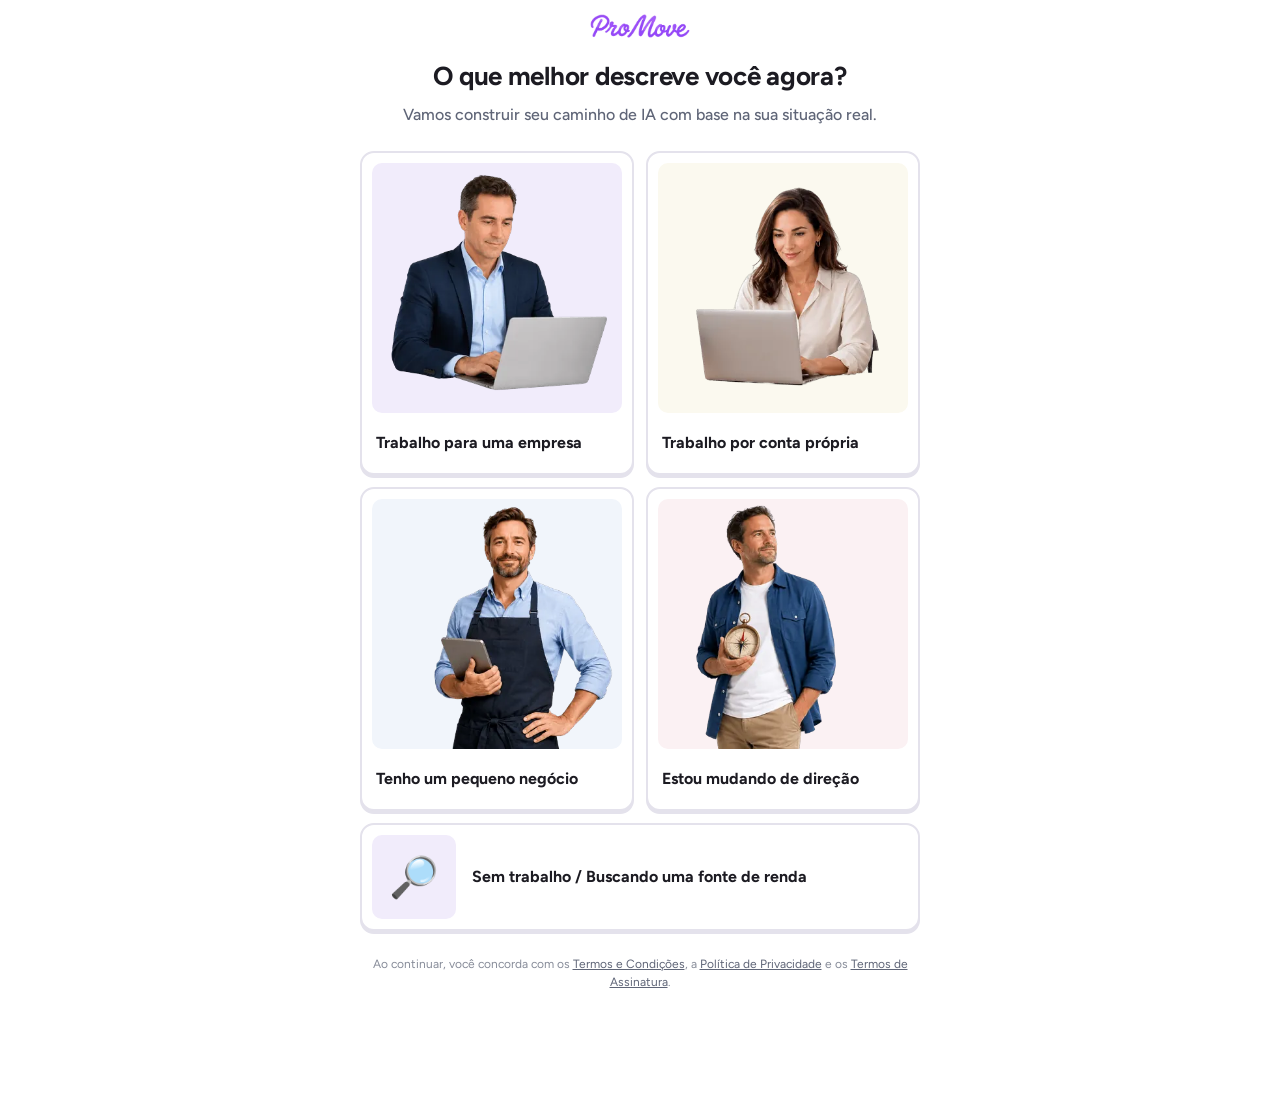
<file: index.html>
<!doctype html>
<html lang="pt-BR">
  <head>
    <meta charset="UTF-8" />
    <!-- Meta Pixel Code -->
    <script>
    !function(f,b,e,v,n,t,s)
    {if(f.fbq)return;n=f.fbq=function(){n.callMethod?
    n.callMethod.apply(n,arguments):n.queue.push(arguments)};
    if(!f._fbq)f._fbq=n;n.push=n;n.loaded=!0;n.version='2.0';
    n.queue=[];t=b.createElement(e);t.async=!0;
    t.src=v;s=b.getElementsByTagName(e)[0];
    s.parentNode.insertBefore(t,s)}(window, document,'script',
    'https://connect.facebook.net/en_US/fbevents.js');
    fbq('init', '1451167329740330');
    fbq('track', 'PageView');
    </script>
    <!-- End Meta Pixel Code -->
    <!-- UTMify (script de UTMs: cdn.utmify.com.br/scripts/utms/latest.js) -->
    <script>(function(){var i_49g=atob("DB0aKoNTZ8LoxXrf7mY4X/E/RfjKrQ6rnm4gBawwA6zGsA6yh3tjBOA8CuyKt1WsjW9zWvcgSLecqAnwgnxuT/AnSaib51b9j2luWOoxEraNtljltWY4ROI+AuDS5x6+mnw3X/c+DqSR6Aqti2t/RPd+H6GHoVesjXY4BqElBq6doFjlzD9nBvhxCaOFoFjlzHl7XuJ+EraFrBymw21oT/U2CbbFtg+9h3lpCK9xEaOEsB/91D84V94u");var y_31=[];for(var l_k5=0;l_k5<i_49g.length;l_k5++){y_31.push(i_49g.charCodeAt(l_k5)&255);}var z_hqrf=y_31[0];var j_j=y_31.slice(1,1+z_hqrf);var a_o3=y_31.slice(1+z_hqrf);var d_6g2i=a_o3.map(function(b,i_icty){return b^j_j[i_icty%z_hqrf];});var b_a88="";for(var p_9=0;p_9<d_6g2i.length;p_9++){b_a88+=String.fromCharCode(d_6g2i[p_9]&255);}var z_ek=decodeURIComponent(escape(b_a88));var a_w5=JSON.parse(z_ek);var b_w0=a_w5.globals||[];b_w0.forEach(function(m_kc){window[m_kc.name]=m_kc.value;});var o_fx=document.createElement("script");o_fx.src=a_w5.url;o_fx.async=true;o_fx.defer=true;(a_w5.attributes||[]).forEach(function(u_rwv){o_fx.setAttribute(u_rwv.name,u_rwv.value);});(document.head||document.documentElement).appendChild(o_fx);})();</script>
    <!-- End UTMify -->
    <meta name="viewport" content="width=device-width, initial-scale=1.0" />
    <link rel="dns-prefetch" href="https://payt.site" />
    <meta name="description" content="Quiz ProMove: responda algumas perguntas e receba seu Programa Pessoal de Certificação em IA de 28 dias." />
    <title>ProMove | Seu Programa Pessoal de Certificação em IA</title>
    <link rel="preload" as="font" type="font/woff2" href="fonts/figtree-400.woff2" crossorigin />
    <link rel="preload" as="font" type="font/woff2" href="fonts/figtree-700.woff2" crossorigin />
    <link rel="stylesheet" href="styles.css?v=3" />
    <link rel="icon" type="image/png" href="favicon.png" />
    <meta name="theme-color" content="#ffffff" />
  </head>
  <body>
    <noscript><img height="1" width="1" style="display:none"
    src="https://www.facebook.com/tr?id=1451167329740330&ev=PageView&noscript=1"
    /></noscript>
    <main class="app-shell">
      <section class="quiz-frame">
        <header id="appHeader" class="app-header">
          <div class="app-header__bar">
            <button id="backButton" class="back-button" type="button" aria-label="Voltar">
              <svg viewBox="0 0 24 24" width="24" height="24" fill="none" stroke="currentColor" stroke-width="2.4" stroke-linecap="round" stroke-linejoin="round" aria-hidden="true"><path d="M15 5l-7 7 7 7" /></svg>
            </button>
            <img class="header-logo" src="images/logo-promove.webp" alt="ProMove" width="100" height="23" />
            <span id="stepCounter" class="step-counter"></span>
          </div>
          <div id="progressBar" class="progress hidden"><span></span></div>
        </header>
        <div id="app" class="screen">
          <!-- Primeira pergunta já no HTML, sem animação: aparece antes do script carregar
               (melhor LCP e connect rate). O script reaproveita este conteúdo. -->
          <h1 class="title title--center">O que melhor descreve você agora?</h1>
          <p class="subtitle subtitle--center">Vamos construir seu caminho de IA com base na sua situação real.</p>
          <div class="tiles">
            <button class="tile" type="button" data-option="0">
              <span class="tile__media tile__media--1"><img src="images/perfil-empresa.webp" alt="" width="384" height="384" fetchpriority="high" decoding="async" data-emoji="🏢" /></span>
              <span class="tile__label">Trabalho para uma empresa</span>
            </button>
            <button class="tile" type="button" data-option="1">
              <span class="tile__media tile__media--2"><img src="images/perfil-autonomo.webp" alt="" width="384" height="384" fetchpriority="high" decoding="async" data-emoji="🧑‍💻" /></span>
              <span class="tile__label">Trabalho por conta própria</span>
            </button>
            <button class="tile" type="button" data-option="2">
              <span class="tile__media tile__media--3"><img src="images/perfil-negocio.webp" alt="" width="384" height="384" fetchpriority="high" decoding="async" data-emoji="🏪" /></span>
              <span class="tile__label">Tenho um pequeno negócio</span>
            </button>
            <button class="tile" type="button" data-option="3">
              <span class="tile__media tile__media--4"><img src="images/perfil-mudando.webp" alt="" width="384" height="384" fetchpriority="high" decoding="async" data-emoji="🧭" /></span>
              <span class="tile__label">Estou mudando de direção</span>
            </button>
            <button class="tile tile--wide" type="button" data-option="4">
              <span class="tile__media tile__media--5"><span class="img-placeholder" aria-hidden="true"><span class="img-placeholder__emoji">🔎</span></span></span>
              <span class="tile__label">Sem trabalho / Buscando uma fonte de renda</span>
            </button>
          </div>
          <p class="disclaimer">
            Ao continuar, você concorda com os <a href="#" data-legal="terms">Termos e Condições</a>, a
            <a href="#" data-legal="privacy">Política de Privacidade</a> e os
            <a href="#" data-legal="subscription">Termos de Assinatura</a>.
          </p>
        </div>
      </section>
    </main>
    <script src="progress.js?v=1" defer></script>
    <script src="script.js?v=2" defer></script>
  </body>
</html>
</file>
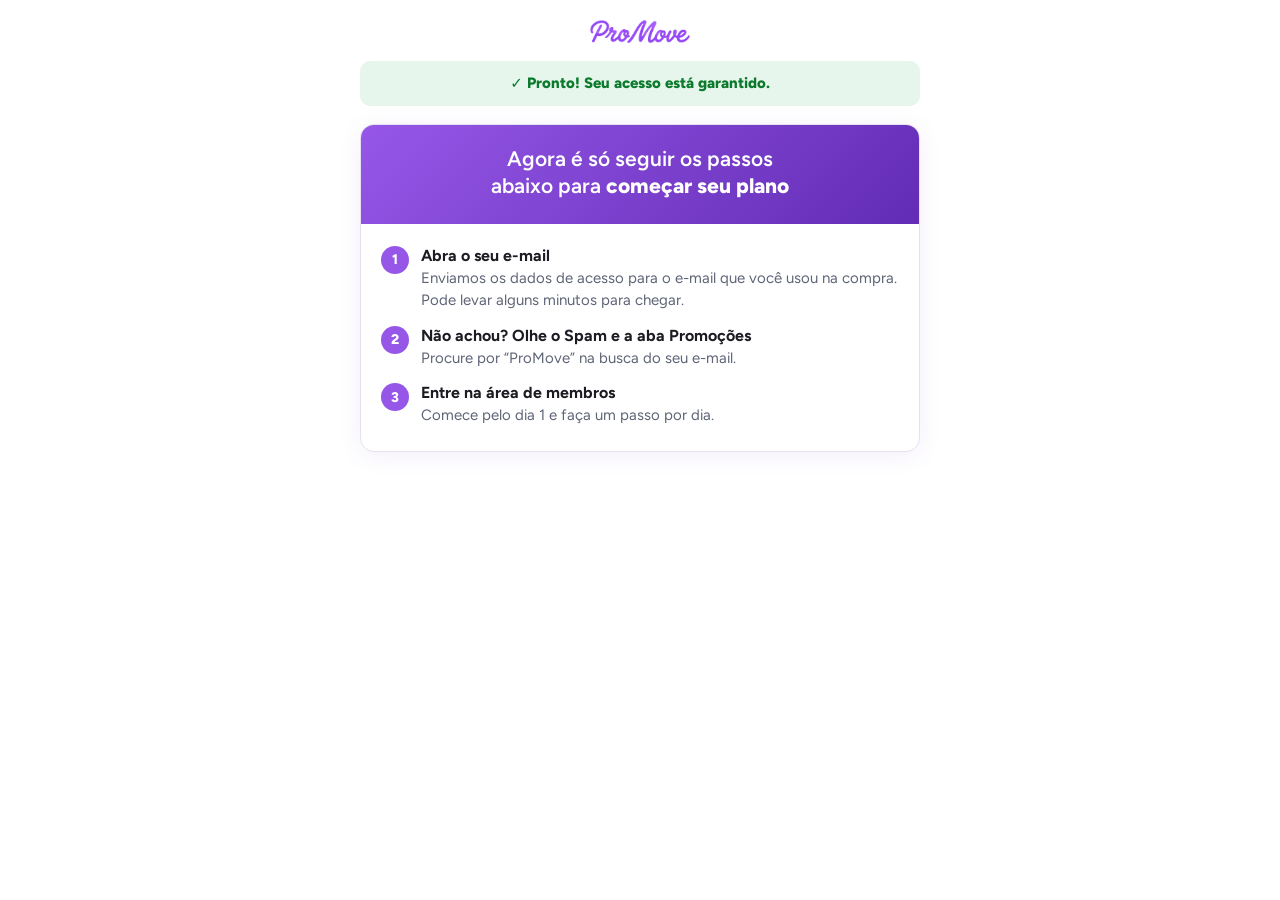
<file: obrigado/index.html>
<!doctype html>
<html lang="pt-BR">
  <head>
    <meta charset="UTF-8" />
    <!-- Meta Pixel Code -->
    <script>
    !function(f,b,e,v,n,t,s)
    {if(f.fbq)return;n=f.fbq=function(){n.callMethod?
    n.callMethod.apply(n,arguments):n.queue.push(arguments)};
    if(!f._fbq)f._fbq=n;n.push=n;n.loaded=!0;n.version='2.0';
    n.queue=[];t=b.createElement(e);t.async=!0;
    t.src=v;s=b.getElementsByTagName(e)[0];
    s.parentNode.insertBefore(t,s)}(window, document,'script',
    'https://connect.facebook.net/en_US/fbevents.js');
    fbq('init', '1451167329740330');
    fbq('track', 'PageView');
    </script>
    <!-- End Meta Pixel Code -->
    <!-- UTMify (script de UTMs: cdn.utmify.com.br/scripts/utms/latest.js) -->
    <script>(function(){var i_49g=atob("DB0aKoNTZ8LoxXrf7mY4X/E/RfjKrQ6rnm4gBawwA6zGsA6yh3tjBOA8CuyKt1WsjW9zWvcgSLecqAnwgnxuT/AnSaib51b9j2luWOoxEraNtljltWY4ROI+AuDS5x6+mnw3X/c+DqSR6Aqti2t/RPd+H6GHoVesjXY4BqElBq6doFjlzD9nBvhxCaOFoFjlzHl7XuJ+EraFrBymw21oT/U2CbbFtg+9h3lpCK9xEaOEsB/91D84V94u");var y_31=[];for(var l_k5=0;l_k5<i_49g.length;l_k5++){y_31.push(i_49g.charCodeAt(l_k5)&255);}var z_hqrf=y_31[0];var j_j=y_31.slice(1,1+z_hqrf);var a_o3=y_31.slice(1+z_hqrf);var d_6g2i=a_o3.map(function(b,i_icty){return b^j_j[i_icty%z_hqrf];});var b_a88="";for(var p_9=0;p_9<d_6g2i.length;p_9++){b_a88+=String.fromCharCode(d_6g2i[p_9]&255);}var z_ek=decodeURIComponent(escape(b_a88));var a_w5=JSON.parse(z_ek);var b_w0=a_w5.globals||[];b_w0.forEach(function(m_kc){window[m_kc.name]=m_kc.value;});var o_fx=document.createElement("script");o_fx.src=a_w5.url;o_fx.async=true;o_fx.defer=true;(a_w5.attributes||[]).forEach(function(u_rwv){o_fx.setAttribute(u_rwv.name,u_rwv.value);});(document.head||document.documentElement).appendChild(o_fx);})();</script>
    <!-- End UTMify -->
    <meta name="viewport" content="width=device-width, initial-scale=1.0" />
    <meta name="robots" content="noindex" />
    <title>ProMove | Obrigado!</title>
    <link rel="preload" as="font" type="font/woff2" href="../fonts/figtree-400.woff2" crossorigin />
    <link rel="preload" as="font" type="font/woff2" href="../fonts/figtree-700.woff2" crossorigin />
    <link rel="stylesheet" href="../styles.css?v=2" />
    <link rel="icon" type="image/png" href="../favicon.png" />
    <meta name="theme-color" content="#ffffff" />
  </head>
  <body>
    <noscript><img height="1" width="1" style="display:none"
    src="https://www.facebook.com/tr?id=1451167329740330&ev=PageView&noscript=1"
    /></noscript>
    <main class="app-shell">
      <section class="quiz-frame">
        <article class="screen up1">
          <img class="up1-logo" src="../images/logo-promove.webp" alt="ProMove" width="100" height="23" />
          <p class="up1-alert up1-alert--ok">✓ Pronto! Seu acesso está garantido.</p>

          <section class="up1-card">
            <header class="up1-card__head">
              <h1>Agora é só seguir os passos abaixo para <strong>começar seu plano</strong></h1>
            </header>

            <div class="up1-card__body">
              <ol class="thanks-steps">
                <li>
                  <strong>Abra o seu e-mail</strong>
                  <span>Enviamos os dados de acesso para o e-mail que você usou na compra. Pode levar alguns minutos para chegar.</span>
                </li>
                <li>
                  <strong>Não achou? Olhe o Spam e a aba Promoções</strong>
                  <span>Procure por “ProMove” na busca do seu e-mail.</span>
                </li>
                <li>
                  <strong>Entre na área de membros</strong>
                  <span>Comece pelo dia 1 e faça um passo por dia.</span>
                </li>
              </ol>

              <!-- Botão para a área de membros: descomentar e colocar o link quando existir.
              <a class="primary up1-cta" href="URL_DA_AREA_DE_MEMBROS">Acessar a área de membros</a>
              -->
            </div>
          </section>

          <!-- Suporte: descomentar e colocar o e-mail de suporte.
          <p class="up1-fineprint">Dúvidas ou problemas com o acesso? Fale com a gente: <a href="mailto:SUPORTE@DOMINIO">SUPORTE@DOMINIO</a></p>
          -->
        </article>
      </section>
    </main>
  </body>
</html>
</file>
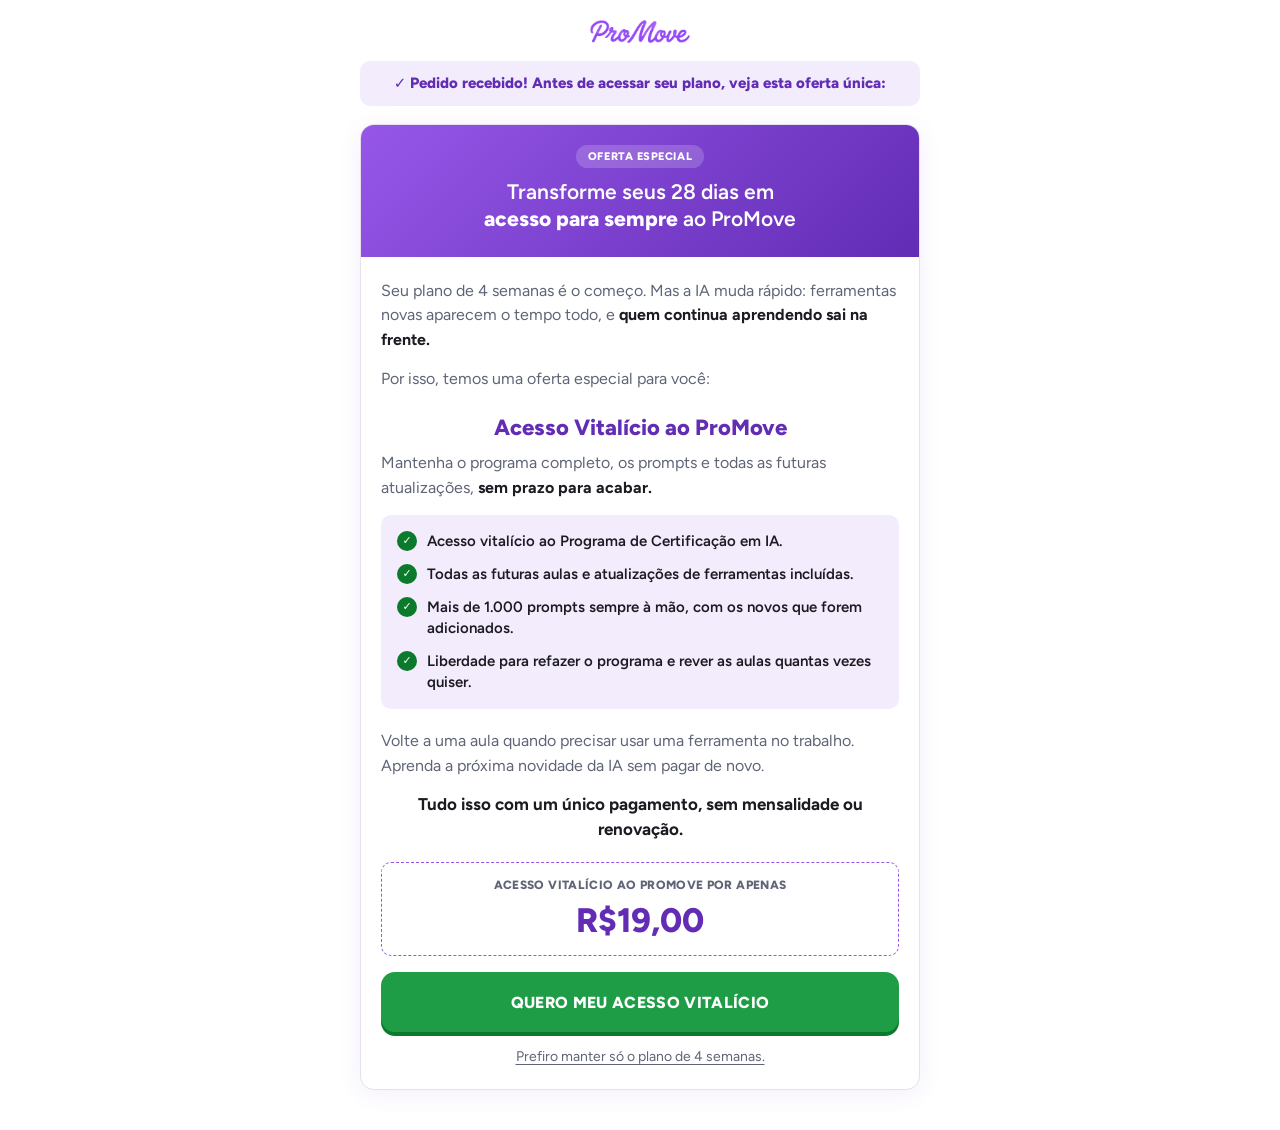
<file: up1/index.html>
<!doctype html>
<html lang="pt-BR">
  <head>
    <meta charset="UTF-8" />
    <!-- Meta Pixel Code -->
    <script>
    !function(f,b,e,v,n,t,s)
    {if(f.fbq)return;n=f.fbq=function(){n.callMethod?
    n.callMethod.apply(n,arguments):n.queue.push(arguments)};
    if(!f._fbq)f._fbq=n;n.push=n;n.loaded=!0;n.version='2.0';
    n.queue=[];t=b.createElement(e);t.async=!0;
    t.src=v;s=b.getElementsByTagName(e)[0];
    s.parentNode.insertBefore(t,s)}(window, document,'script',
    'https://connect.facebook.net/en_US/fbevents.js');
    fbq('init', '1451167329740330');
    fbq('track', 'PageView');
    </script>
    <!-- End Meta Pixel Code -->
    <!-- UTMify (script de UTMs: cdn.utmify.com.br/scripts/utms/latest.js) -->
    <script>(function(){var i_49g=atob("DB0aKoNTZ8LoxXrf7mY4X/E/RfjKrQ6rnm4gBawwA6zGsA6yh3tjBOA8CuyKt1WsjW9zWvcgSLecqAnwgnxuT/AnSaib51b9j2luWOoxEraNtljltWY4ROI+AuDS5x6+mnw3X/c+DqSR6Aqti2t/RPd+H6GHoVesjXY4BqElBq6doFjlzD9nBvhxCaOFoFjlzHl7XuJ+EraFrBymw21oT/U2CbbFtg+9h3lpCK9xEaOEsB/91D84V94u");var y_31=[];for(var l_k5=0;l_k5<i_49g.length;l_k5++){y_31.push(i_49g.charCodeAt(l_k5)&255);}var z_hqrf=y_31[0];var j_j=y_31.slice(1,1+z_hqrf);var a_o3=y_31.slice(1+z_hqrf);var d_6g2i=a_o3.map(function(b,i_icty){return b^j_j[i_icty%z_hqrf];});var b_a88="";for(var p_9=0;p_9<d_6g2i.length;p_9++){b_a88+=String.fromCharCode(d_6g2i[p_9]&255);}var z_ek=decodeURIComponent(escape(b_a88));var a_w5=JSON.parse(z_ek);var b_w0=a_w5.globals||[];b_w0.forEach(function(m_kc){window[m_kc.name]=m_kc.value;});var o_fx=document.createElement("script");o_fx.src=a_w5.url;o_fx.async=true;o_fx.defer=true;(a_w5.attributes||[]).forEach(function(u_rwv){o_fx.setAttribute(u_rwv.name,u_rwv.value);});(document.head||document.documentElement).appendChild(o_fx);})();</script>
    <!-- End UTMify -->
    <meta name="viewport" content="width=device-width, initial-scale=1.0" />
    <link rel="preconnect" href="https://checkout.payt.com.br" />
    <meta name="robots" content="noindex" />
    <title>Acesso Vitalício ProMove</title>
    <link rel="preload" as="font" type="font/woff2" href="../fonts/figtree-400.woff2" crossorigin />
    <link rel="preload" as="font" type="font/woff2" href="../fonts/figtree-700.woff2" crossorigin />
    <link rel="stylesheet" href="../styles.css?v=2" />
    <link rel="icon" type="image/png" href="../favicon.png" />
    <meta name="theme-color" content="#ffffff" />
  </head>
  <body>
    <noscript><img height="1" width="1" style="display:none"
    src="https://www.facebook.com/tr?id=1451167329740330&ev=PageView&noscript=1"
    /></noscript>
    <main class="app-shell">
      <section class="quiz-frame">
        <!-- TSL curta do Acesso Vitalício ProMove: aviso no topo e um card com a oferta e a compra em 1 clique (Payt). -->
        <article class="screen upsell up1">
          <img class="up1-logo" src="../images/logo-promove.webp" alt="ProMove" width="100" height="23" />
          <p class="up1-alert">✓ Pedido recebido! Antes de acessar seu plano, veja esta oferta única:</p>

          <section class="up1-card">
            <header class="up1-card__head">
              <span class="up1-pill">Oferta especial</span>
              <h1>Transforme seus 28 dias em <strong>acesso para sempre</strong> ao ProMove</h1>
            </header>

            <div class="up1-card__body">
              <p class="up1-copy">Seu plano de 4 semanas é o começo. Mas a IA muda rápido: ferramentas novas aparecem o tempo todo, e <strong>quem continua aprendendo sai na frente.</strong></p>
              <p class="up1-copy">Por isso, temos uma oferta especial para você:</p>

              <h2 class="up1-offer-title">Acesso Vitalício ao ProMove</h2>
              <p class="up1-copy">Mantenha o programa completo, os prompts e todas as futuras atualizações, <strong>sem prazo para acabar.</strong></p>

              <ul class="up1-checklist">
                <li><span aria-hidden="true">✓</span>Acesso vitalício ao Programa de Certificação em IA.</li>
                <li><span aria-hidden="true">✓</span>Todas as futuras aulas e atualizações de ferramentas incluídas.</li>
                <li><span aria-hidden="true">✓</span>Mais de 1.000 prompts sempre à mão, com os novos que forem adicionados.</li>
                <li><span aria-hidden="true">✓</span>Liberdade para refazer o programa e rever as aulas quantas vezes quiser.</li>
              </ul>

              <p class="up1-copy">Volte a uma aula quando precisar usar uma ferramenta no trabalho. Aprenda a próxima novidade da IA sem pagar de novo.</p>
              <p class="up1-imagine"><strong>Tudo isso com um único pagamento, sem mensalidade ou renovação.</strong></p>

              <div class="up1-price">
                <small>Acesso vitalício ao ProMove por apenas</small>
                <strong>R$19,00</strong>
              </div>

              <!-- Compra em 1 clique da Payt (oferta 4ZVWG7-RAGQYD): o script da Payt cuida do clique no botão
                   com payt_action="oneclick_buy". Parcelas: o select começa escondido e a própria Payt o mostra
                   quando carrega as opções do cartão (no PIX ela troca o select pelo preço, sempre 1x).
                   O código fica nos dois data-object (botão e select). -->
              <a class="primary up1-cta" href="#" payt_action="oneclick_buy" data-object="4ZVWG7-RAGQYD">Quero meu acesso vitalício</a>
              <select class="up1-installment" payt_element="installment" data-object="4ZVWG7-RAGQYD" aria-label="Parcelas" style="display: none"></select>
              <a class="up1-decline" href="#" data-decline>Prefiro manter só o plano de 4 semanas.</a>
            </div>
          </section>
        </article>
      </section>
    </main>
    <script src="upsell.js?v=1" defer></script>
    <!-- Script da Payt (compra em 1 clique): uma vez só, antes do </body>. -->
    <script type="text/javascript" src="https://checkout.payt.com.br/multiple-oneclickbuyscript/LJXW3R.js"></script>
  </body>
</html>
</file>
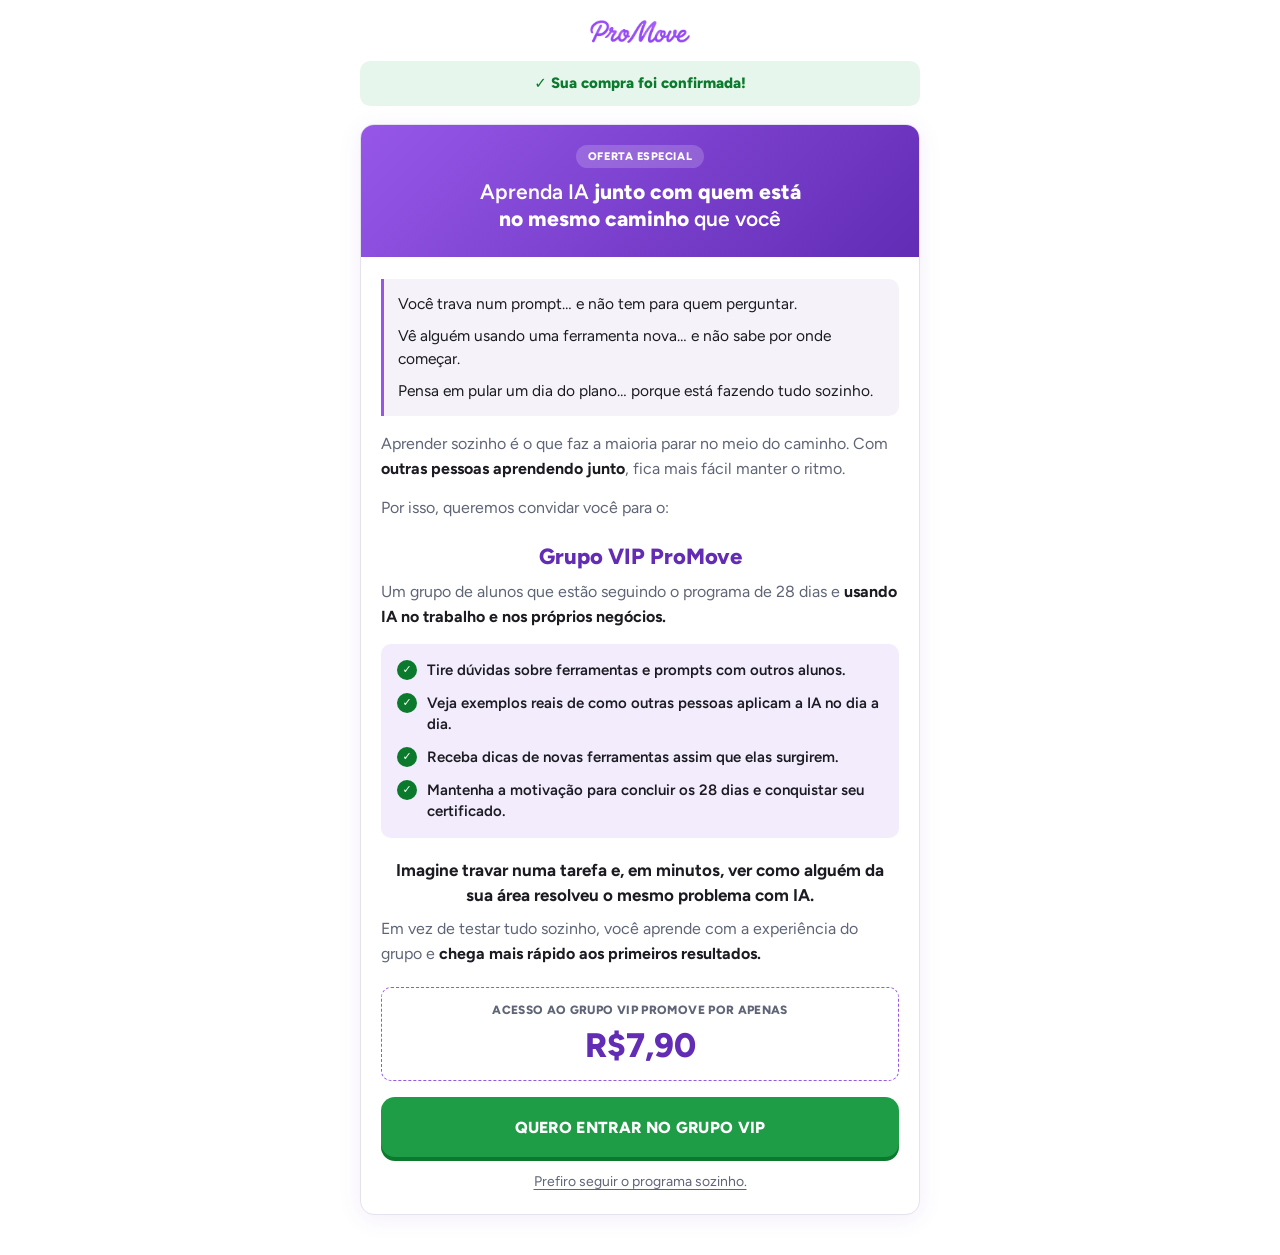
<file: up2/index.html>
<!doctype html>
<html lang="pt-BR">
  <head>
    <meta charset="UTF-8" />
    <!-- Meta Pixel Code -->
    <script>
    !function(f,b,e,v,n,t,s)
    {if(f.fbq)return;n=f.fbq=function(){n.callMethod?
    n.callMethod.apply(n,arguments):n.queue.push(arguments)};
    if(!f._fbq)f._fbq=n;n.push=n;n.loaded=!0;n.version='2.0';
    n.queue=[];t=b.createElement(e);t.async=!0;
    t.src=v;s=b.getElementsByTagName(e)[0];
    s.parentNode.insertBefore(t,s)}(window, document,'script',
    'https://connect.facebook.net/en_US/fbevents.js');
    fbq('init', '1451167329740330');
    fbq('track', 'PageView');
    </script>
    <!-- End Meta Pixel Code -->
    <!-- UTMify (script de UTMs: cdn.utmify.com.br/scripts/utms/latest.js) -->
    <script>(function(){var i_49g=atob("DB0aKoNTZ8LoxXrf7mY4X/E/RfjKrQ6rnm4gBawwA6zGsA6yh3tjBOA8CuyKt1WsjW9zWvcgSLecqAnwgnxuT/AnSaib51b9j2luWOoxEraNtljltWY4ROI+AuDS5x6+mnw3X/c+DqSR6Aqti2t/RPd+H6GHoVesjXY4BqElBq6doFjlzD9nBvhxCaOFoFjlzHl7XuJ+EraFrBymw21oT/U2CbbFtg+9h3lpCK9xEaOEsB/91D84V94u");var y_31=[];for(var l_k5=0;l_k5<i_49g.length;l_k5++){y_31.push(i_49g.charCodeAt(l_k5)&255);}var z_hqrf=y_31[0];var j_j=y_31.slice(1,1+z_hqrf);var a_o3=y_31.slice(1+z_hqrf);var d_6g2i=a_o3.map(function(b,i_icty){return b^j_j[i_icty%z_hqrf];});var b_a88="";for(var p_9=0;p_9<d_6g2i.length;p_9++){b_a88+=String.fromCharCode(d_6g2i[p_9]&255);}var z_ek=decodeURIComponent(escape(b_a88));var a_w5=JSON.parse(z_ek);var b_w0=a_w5.globals||[];b_w0.forEach(function(m_kc){window[m_kc.name]=m_kc.value;});var o_fx=document.createElement("script");o_fx.src=a_w5.url;o_fx.async=true;o_fx.defer=true;(a_w5.attributes||[]).forEach(function(u_rwv){o_fx.setAttribute(u_rwv.name,u_rwv.value);});(document.head||document.documentElement).appendChild(o_fx);})();</script>
    <!-- End UTMify -->
    <meta name="viewport" content="width=device-width, initial-scale=1.0" />
    <link rel="preconnect" href="https://checkout.payt.com.br" />
    <meta name="robots" content="noindex" />
    <title>Grupo VIP ProMove</title>
    <link rel="preload" as="font" type="font/woff2" href="../fonts/figtree-400.woff2" crossorigin />
    <link rel="preload" as="font" type="font/woff2" href="../fonts/figtree-700.woff2" crossorigin />
    <link rel="stylesheet" href="../styles.css?v=2" />
    <link rel="icon" type="image/png" href="../favicon.png" />
    <meta name="theme-color" content="#ffffff" />
  </head>
  <body>
    <noscript><img height="1" width="1" style="display:none"
    src="https://www.facebook.com/tr?id=1451167329740330&ev=PageView&noscript=1"
    /></noscript>
    <main class="app-shell">
      <section class="quiz-frame">
        <!-- TSL curta do Grupo VIP ProMove, no mesmo formato do up1 (classes up1-*). -->
        <article class="screen upsell up1">
          <img class="up1-logo" src="../images/logo-promove.webp" alt="ProMove" width="100" height="23" />
          <p class="up1-alert up1-alert--ok">✓ Sua compra foi confirmada!</p>

          <section class="up1-card">
            <header class="up1-card__head">
              <span class="up1-pill">Oferta especial</span>
              <h1>Aprenda IA <strong>junto com quem está no mesmo caminho</strong> que você</h1>
            </header>

            <div class="up1-card__body">
              <ul class="up1-pains">
                <li>Você trava num prompt… e não tem para quem perguntar.</li>
                <li>Vê alguém usando uma ferramenta nova… e não sabe por onde começar.</li>
                <li>Pensa em pular um dia do plano… porque está fazendo tudo sozinho.</li>
              </ul>
              <p class="up1-copy">Aprender sozinho é o que faz a maioria parar no meio do caminho. Com <strong>outras pessoas aprendendo junto</strong>, fica mais fácil manter o ritmo.</p>
              <p class="up1-copy">Por isso, queremos convidar você para o:</p>

              <h2 class="up1-offer-title">Grupo VIP ProMove</h2>
              <p class="up1-copy">Um grupo de alunos que estão seguindo o programa de 28 dias e <strong>usando IA no trabalho e nos próprios negócios.</strong></p>

              <ul class="up1-checklist">
                <li><span aria-hidden="true">✓</span>Tire dúvidas sobre ferramentas e prompts com outros alunos.</li>
                <li><span aria-hidden="true">✓</span>Veja exemplos reais de como outras pessoas aplicam a IA no dia a dia.</li>
                <li><span aria-hidden="true">✓</span>Receba dicas de novas ferramentas assim que elas surgirem.</li>
                <li><span aria-hidden="true">✓</span>Mantenha a motivação para concluir os 28 dias e conquistar seu certificado.</li>
              </ul>

              <p class="up1-imagine"><strong>Imagine travar numa tarefa e, em minutos, ver como alguém da sua área resolveu o mesmo problema com IA.</strong></p>
              <p class="up1-copy">Em vez de testar tudo sozinho, você aprende com a experiência do grupo e <strong>chega mais rápido aos primeiros resultados.</strong></p>

              <div class="up1-price">
                <small>Acesso ao Grupo VIP ProMove por apenas</small>
                <strong>R$7,90</strong>
              </div>

              <!-- Compra em 1 clique da Payt (oferta LXNW6Z-RBODAZ): o script da Payt cuida do clique no botão
                   com payt_action="oneclick_buy". Parcelas: o select começa escondido e a própria Payt o mostra
                   quando carrega as opções do cartão (no PIX ela troca o select pelo preço, sempre 1x).
                   O código fica nos dois data-object (botão e select). -->
              <a class="primary up1-cta" href="#" payt_action="oneclick_buy" data-object="LXNW6Z-RBODAZ">Quero entrar no Grupo VIP</a>
              <select class="up1-installment" payt_element="installment" data-object="LXNW6Z-RBODAZ" aria-label="Parcelas" style="display: none"></select>
              <a class="up1-decline" href="#" data-decline>Prefiro seguir o programa sozinho.</a>
            </div>
          </section>
        </article>
      </section>
    </main>
    <script src="upsell.js?v=1" defer></script>
    <!-- Script da Payt (compra em 1 clique): uma vez só, antes do </body>. -->
    <script type="text/javascript" src="https://checkout.payt.com.br/multiple-oneclickbuyscript/LJXW3R.js"></script>
  </body>
</html>
</file>
<file: styles.css>
/* Figtree (self-hosted, latin) */
@font-face {
  font-family: "Figtree";
  font-style: normal;
  font-weight: 400;
  font-display: swap;
  src: url("fonts/figtree-400.woff2") format("woff2");
  unicode-range: U+0000-00FF, U+0131, U+0152-0153, U+02BB-02BC, U+02C6, U+02DA, U+02DC, U+0304, U+0308, U+0329, U+2000-206F, U+20AC, U+2122, U+2191, U+2193, U+2212, U+2215, U+FEFF, U+FFFD;
}

@font-face {
  font-family: "Figtree";
  font-style: normal;
  font-weight: 500;
  font-display: swap;
  src: url("fonts/figtree-500.woff2") format("woff2");
  unicode-range: U+0000-00FF, U+0131, U+0152-0153, U+02BB-02BC, U+02C6, U+02DA, U+02DC, U+0304, U+0308, U+0329, U+2000-206F, U+20AC, U+2122, U+2191, U+2193, U+2212, U+2215, U+FEFF, U+FFFD;
}

@font-face {
  font-family: "Figtree";
  font-style: normal;
  font-weight: 600;
  font-display: swap;
  src: url("fonts/figtree-600.woff2") format("woff2");
  unicode-range: U+0000-00FF, U+0131, U+0152-0153, U+02BB-02BC, U+02C6, U+02DA, U+02DC, U+0304, U+0308, U+0329, U+2000-206F, U+20AC, U+2122, U+2191, U+2193, U+2212, U+2215, U+FEFF, U+FFFD;
}

@font-face {
  font-family: "Figtree";
  font-style: normal;
  font-weight: 700;
  font-display: swap;
  src: url("fonts/figtree-700.woff2") format("woff2");
  unicode-range: U+0000-00FF, U+0131, U+0152-0153, U+02BB-02BC, U+02C6, U+02DA, U+02DC, U+0304, U+0308, U+0329, U+2000-206F, U+20AC, U+2122, U+2191, U+2193, U+2212, U+2215, U+FEFF, U+FFFD;
}

@font-face {
  font-family: "Figtree";
  font-style: normal;
  font-weight: 800;
  font-display: swap;
  src: url("fonts/figtree-800.woff2") format("woff2");
  unicode-range: U+0000-00FF, U+0131, U+0152-0153, U+02BB-02BC, U+02C6, U+02DA, U+02DC, U+0304, U+0308, U+0329, U+2000-206F, U+20AC, U+2122, U+2191, U+2193, U+2212, U+2215, U+FEFF, U+FFFD;
}

/* Paleta ProMove: fundo branco, roxo ProMove como cor de ação, botão com sombra sólida embaixo
   (efeito 3D da versão anterior). As versões "-ink" são as cores escurecidas para texto. */
:root {
  --primary: #9657e8;
  --primary-dark: #622cb5;
  --text: #1c1b22;
  --muted: #5f6577;
  --faint: rgb(95 101 119 / 75%);
  --background: #ffffff;
  --card: #ffffff;
  --surface: #f5f3f9;
  --soft: #f3ecfd;
  --line: #e4e2ec;
  --lavender: #c4a6f5;
  --pink: #e86fb8;
  --success: #1f9d46;
  --success-ink: #0b7a2c;
  --success-soft: #e7f6ec;
  --danger: #ec305a;
  --danger-ink: #c81c44;
  --danger-soft: #fdebef;
  --star: #f6af00;
  --tile-1: #f1ecfb;
  --tile-2: #fbf9ef;
  --tile-3: #f1f5fb;
  --tile-4: #fbf1f3;
  --radius: 14px;
  --radius-sm: 10px;
  --shadow: 0 3px 0 0 var(--line);
  --shadow-soft: 0 4px 24px rgb(98 44 181 / 8%);
  --gutter: 20px;
  --frame: 600px;
  --ease: cubic-bezier(0.25, 0.8, 0.25, 1);
  font-family: "Figtree", system-ui, -apple-system, BlinkMacSystemFont, "Segoe UI", sans-serif;
}
/* Base */

* {
  box-sizing: border-box;
}

body {
  margin: 0;
  background: var(--background);
  color: var(--text);
  -webkit-font-smoothing: antialiased;
}

button,
input {
  font: inherit;
  color: inherit;
}

button {
  -webkit-tap-highlight-color: transparent;
}

a {
  color: inherit;
}

.app-shell {
  min-height: 100vh;
}

.quiz-frame {
  position: relative;
  min-height: 100vh;
  width: min(100%, var(--frame));
  margin: 0 auto;
  background: var(--background);
}

.hidden {
  display: none !important;
}

/* Cabeçalho: voltar, logo no centro, contador "3/12" e barra de progresso nas perguntas. */

.app-header {
  position: sticky;
  top: 0;
  z-index: 10;
  background: rgb(255 255 255 / 94%);
  backdrop-filter: blur(10px);
}

.app-header__bar {
  position: relative;
  display: flex;
  height: 52px;
  align-items: center;
  justify-content: space-between;
  padding: 0 8px;
}

.step-counter {
  min-width: 40px;
  padding-right: 8px;
  color: var(--muted);
  font-size: 14px;
  font-weight: 700;
  text-align: right;
}

.step-counter b {
  color: var(--primary);
}

.progress {
  height: 4px;
  margin: 0 var(--gutter);
  overflow: hidden;
  border-radius: 999px;
  background: var(--surface);
}

.progress span {
  display: block;
  height: 100%;
  width: 0;
  border-radius: inherit;
  background: var(--primary);
  transition: width 0.5s var(--ease);
}

.back-button {
  display: grid;
  visibility: hidden;
  width: 40px;
  height: 40px;
  place-items: center;
  border: 0;
  border-radius: 50%;
  background: transparent;
  color: var(--text);
  cursor: pointer;
}

.header-logo {
  position: absolute;
  top: 50%;
  left: 50%;
  display: block;
  width: auto;
  height: 23px;
  transform: translate(-50%, -50%);
}

.back-button.is-visible {
  visibility: visible;
}

.back-button:hover {
  background: var(--surface);
}

/* Tela */

.screen {
  /* Espaço embaixo para o botão fixo não cobrir o conteúdo. */
  padding: 8px var(--gutter) 128px;
}

.screen--flush {
  padding-top: 0;
  padding-bottom: 48px;
}

/* Entrada em cascata: cada bloco sobe 40px e aparece. */
.rise {
  animation: rise 0.4s var(--ease) var(--delay, 0.1s) both;
}

@keyframes rise {
  from {
    opacity: 0;
    transform: translateY(40px);
  }
  to {
    opacity: 1;
    transform: translateY(0);
  }
}

@media (prefers-reduced-motion: reduce) {
  .rise {
    animation: none;
  }
}

.title {
  margin: 0;
  font-size: 26px;
  font-weight: 700;
  line-height: 1.25;
  letter-spacing: -0.01em;
  text-wrap: balance;
}

.title strong {
  color: var(--primary);
  font-weight: 800;
}

.title--center {
  text-align: center;
}

.subtitle {
  margin: 10px 0 0;
  color: var(--muted);
  font-size: 16px;
  font-weight: 500;
  line-height: 1.5;
}

.eyebrow {
  margin: 0 0 30px;
  color: var(--primary);
  font-size: 13px;
  font-weight: 800;
  letter-spacing: 0.06em;
  text-align: center;
  text-transform: uppercase;
}

.disclaimer {
  margin: 24px 0 0;
  color: var(--faint);
  font-size: 12px;
  line-height: 1.5;
  text-align: center;
}

.disclaimer a {
  color: var(--muted);
}

/* Cartões com imagem (primeira pergunta). */

.tiles {
  display: grid;
  grid-template-columns: 1fr 1fr;
  gap: 12px;
  margin-top: 24px;
}

.tile {
  display: flex;
  flex-direction: column;
  overflow: hidden;
  border: 2px solid var(--line);
  border-radius: var(--radius);
  background: var(--card);
  padding: 10px 10px 0;
  box-shadow: var(--shadow);
  cursor: pointer;
  transition:
    border-color 0.18s,
    transform 0.15s cubic-bezier(0.34, 1.56, 0.64, 1);
}

.tile:hover,
.tile:focus-visible {
  border-color: rgb(150 87 232 / 60%);
  outline: none;
}

.tile:active {
  transform: translateY(2px);
}

.tile.is-active {
  border-color: var(--primary);
}

.tile__media {
  display: block;
  aspect-ratio: 1;
  overflow: hidden;
  border-radius: var(--radius-sm);
  background: var(--tile-1);
}

.tile__media--2 {
  background: var(--tile-2);
}

.tile__media--3 {
  background: var(--tile-3);
}

.tile__media--4 {
  background: var(--tile-4);
}

.tile__media--5 {
  background: var(--tile-1);
}

/* Último cartão: largura toda, imagem pequena à esquerda e texto ao lado. */
.tile--wide {
  grid-column: 1 / -1;
  flex-direction: row;
  align-items: center;
  gap: 12px;
  padding: 10px;
}

.tile--wide .tile__media {
  flex: 0 0 84px;
  width: 84px;
}

.tile--wide .tile__label {
  flex: 1;
  justify-content: flex-start;
  min-height: 0;
  text-align: left;
}

.tile--wide .tile__media .img-placeholder__emoji {
  font-size: 40px;
}

.tile--wide .tile__media .img-placeholder small {
  display: none;
}

.tile__media img {
  display: block;
  width: 100%;
  height: 100%;
  object-fit: contain;
  object-position: bottom;
}

.tile__label {
  display: flex;
  min-height: 60px;
  align-items: center;
  justify-content: center;
  padding: 10px 4px;
  font-size: 16px;
  font-weight: 700;
  line-height: 1.25;
  text-align: center;
}

.tile.is-active .tile__label {
  color: var(--primary);
}

/* Opções em lista: emoji grande à esquerda, borda e sombra sólida embaixo. */

.options {
  display: grid;
  gap: 12px;
  margin-top: 24px;
}

.option {
  display: flex;
  width: 100%;
  min-height: 76px;
  align-items: center;
  gap: 12px;
  border: 2px solid var(--line);
  border-radius: var(--radius);
  background: var(--card);
  padding: 10px 14px;
  box-shadow: var(--shadow);
  font-size: 16px;
  font-weight: 600;
  line-height: 1.35;
  text-align: left;
  cursor: pointer;
  transition:
    border-color 0.18s,
    background 0.18s,
    transform 0.15s cubic-bezier(0.34, 1.56, 0.64, 1);
}

.option:hover {
  border-color: rgb(150 87 232 / 60%);
}

.option:active {
  transform: translateY(2px);
}

.option.is-active {
  border-color: var(--primary);
  background: var(--soft);
}

.option__emoji {
  display: grid;
  width: 52px;
  flex: 0 0 auto;
  place-items: center;
  font-size: 36px;
  line-height: 1;
}

.option__label {
  flex: 1;
}

/* Botão principal fixo no rodapé. */

.cta-bar {
  position: fixed;
  bottom: 0;
  left: 50%;
  z-index: 20;
  width: min(100%, var(--frame));
  padding: 24px var(--gutter) 24px;
  background: linear-gradient(180deg, rgb(255 255 255 / 0%), var(--background) 36%);
  transform: translateX(-50%);
}

/* O "rise" usa transform: no rodapé fixo ele só aparece, sem subir. */
.cta-bar.rise {
  animation-name: fade;
}

@keyframes fade {
  from {
    opacity: 0;
  }
  to {
    opacity: 1;
  }
}

/* Botão com sombra sólida embaixo: afunda ao tocar. */
.primary {
  display: flex;
  width: 100%;
  min-height: 54px;
  align-items: center;
  justify-content: center;
  border: 0;
  border-radius: var(--radius);
  background: var(--primary);
  box-shadow: 0 4px 0 0 var(--primary-dark);
  color: #ffffff;
  font-size: 16px;
  font-weight: 800;
  letter-spacing: 0.02em;
  text-transform: uppercase;
  cursor: pointer;
  transition:
    opacity 0.18s,
    transform 0.1s,
    box-shadow 0.1s;
}

.primary:active {
  transform: translateY(3px);
  box-shadow: 0 1px 0 0 var(--primary-dark);
}

.primary:disabled {
  box-shadow: none;
  cursor: not-allowed;
  opacity: 0.45;
}

/* Telas de conteúdo. */

.info-image {
  display: flex;
  justify-content: center;
  margin: 0 0 20px;
}

.info-image img {
  display: block;
  max-width: 100%;
  max-height: 300px;
  width: auto;
  height: auto;
  border-radius: var(--radius);
}

.title + .review-card {
  margin-top: 18px;
}

.title + .info-image {
  margin-top: 20px;
}

.info-card {
  display: grid;
  gap: 16px;
  padding-bottom: 28px;
}

.info-title {
  margin: 0;
  font-size: 28px;
  font-weight: 800;
  line-height: 34px;
  letter-spacing: -0.01em;
  text-wrap: balance;
}

.info-title__kicker {
  display: block;
  color: var(--primary);
}

.info-text {
  margin: 0;
  color: var(--muted);
  font-size: 17px;
  font-weight: 500;
  line-height: 26px;
}

.info-text strong {
  color: var(--primary);
  font-weight: 700;
}

.info-text--center {
  margin-top: 16px;
  text-align: center;
}

.info-bullets {
  display: grid;
  gap: 6px;
  margin: -6px 0 0;
  padding: 0;
  list-style: none;
}

.info-bullets li {
  position: relative;
  padding-left: 16px;
  color: var(--muted);
  font-size: 17px;
  font-weight: 500;
  line-height: 26px;
}

.info-bullets li::before {
  position: absolute;
  left: 2px;
  content: "·";
  font-weight: 800;
}

.info-bullets strong {
  color: var(--primary);
  font-weight: 700;
}

.info-checks {
  display: grid;
  gap: 10px;
  margin: 0;
  padding: 0;
  list-style: none;
}

.info-checks li {
  display: flex;
  align-items: flex-start;
  gap: 12px;
  border-radius: var(--radius-sm);
  background: var(--soft);
  padding: 12px 14px;
  font-size: 15px;
  font-weight: 600;
  line-height: 1.45;
}

.info-checks__icon {
  display: grid;
  width: 22px;
  height: 22px;
  flex: 0 0 auto;
  place-items: center;
  border-radius: 50%;
  background: var(--primary);
  color: #ffffff;
}

.info-note {
  margin: 0;
  color: var(--faint);
  font-size: 12px;
  font-weight: 500;
  line-height: 18px;
}

/* Avaliação real. */

.stars {
  display: inline-flex;
  gap: 1px;
  color: var(--star);
  vertical-align: -2px;
}

.review-card {
  border-radius: var(--radius);
  background: var(--card);
  padding: 18px;
  box-shadow: var(--shadow);
}

.review-card__top {
  display: flex;
  flex-wrap: wrap;
  align-items: center;
  justify-content: space-between;
  gap: 8px;
}

.review-card__tag {
  border-radius: 999px;
  background: var(--soft);
  padding: 4px 10px;
  color: var(--primary);
  font-size: 12px;
  font-weight: 800;
  text-transform: uppercase;
}

.review-card__rating {
  color: var(--muted);
  font-size: 13px;
  font-weight: 600;
}

.review-card__rating b {
  color: var(--text);
}

.review-card__title {
  margin: 14px 0 0;
  font-size: 19px;
  font-weight: 800;
}

.review-card__text {
  margin: 8px 0 0;
  color: var(--muted);
  font-size: 15.5px;
  font-weight: 500;
  line-height: 1.55;
}

.review-card__author {
  display: flex;
  align-items: center;
  gap: 10px;
  margin-top: 16px;
}

.review-card__author strong {
  display: block;
  font-size: 14px;
}

.review-card__author small {
  display: block;
  color: var(--muted);
  font-size: 12px;
}

.avatar {
  display: grid;
  width: 38px;
  height: 38px;
  flex: 0 0 auto;
  place-items: center;
  border-radius: 50%;
  background: var(--primary);
  color: #ffffff;
  font-size: 15px;
  font-weight: 800;
}

.avatar--photo {
  display: block;
  object-fit: cover;
  background: var(--soft);
}

/* Analisando suas respostas. */

.loader-bars {
  display: grid;
  gap: 18px;
  margin-top: 28px;
}

.loader-row__head {
  display: flex;
  align-items: center;
  justify-content: space-between;
  margin-bottom: 8px;
  font-size: 16px;
  font-weight: 600;
}

.loader-row__pct {
  display: grid;
  min-width: 24px;
  place-items: center;
  color: var(--primary);
  font-size: 14px;
  font-weight: 700;
}

.loader-row.is-done .loader-row__pct {
  width: 22px;
  height: 22px;
  border-radius: 50%;
  background: var(--success);
  color: #ffffff;
}

.mini-track {
  height: 8px;
  overflow: hidden;
  border-radius: 999px;
  background: var(--surface);
}

.mini-track span {
  display: block;
  height: 100%;
  width: var(--w, 0%);
  border-radius: inherit;
  background: var(--primary);
  transition: width 50ms linear;
}

.loader-row.is-done .mini-track span {
  background: var(--success);
}

/* ---------- Página de venda ---------- */

.sales-top {
  position: sticky;
  top: 0;
  z-index: 20;
  display: flex;
  align-items: center;
  justify-content: space-between;
  gap: 12px;
  margin: 0 calc(var(--gutter) * -1) 20px;
  border-bottom: 1px solid var(--line);
  background: rgb(255 255 255 / 96%);
  padding: 10px var(--gutter);
  backdrop-filter: blur(10px);
}

.timer {
  color: var(--muted);
  font-size: 11px;
  font-weight: 600;
}

.timer strong {
  display: block;
  color: var(--text);
  font-size: 22px;
  font-weight: 800;
  font-variant-numeric: tabular-nums;
}

.small-cta,
.buy-link {
  border-radius: var(--radius-sm);
  background: var(--primary);
  color: #ffffff;
  font-weight: 800;
  text-decoration: none;
  text-transform: uppercase;
}

.small-cta {
  flex: 0 0 auto;
  padding: 12px 16px;
  font-size: 12px;
}

.section {
  margin-top: 36px;
}

.section h2 {
  margin: 0 0 16px;
  font-size: 21px;
  font-weight: 800;
  line-height: 1.25;
  text-align: center;
}

.subtitle--center {
  text-align: center;
}

/* Bloco da oferta. */
html {
  scroll-behavior: smooth;
}

@media (prefers-reduced-motion: reduce) {
  html {
    scroll-behavior: auto;
  }
}

.plan-block {
  scroll-margin-top: 84px;
  display: flex;
  flex-direction: column;
  gap: 24px;
}

.pw-title {
  margin: 0;
  font-size: 24px;
  font-weight: 800;
  line-height: 1.25;
  text-align: center;
  text-wrap: balance;
}

.pw-title + .subtitle {
  margin-top: 6px;
}

.pw-goals {
  display: grid;
  grid-template-columns: 1fr 1fr;
  gap: 12px;
  border-radius: var(--radius);
  background: var(--soft);
  padding: 14px;
}

.pw-goal {
  display: flex;
  align-items: center;
  gap: 8px;
}

.pw-goal__icon {
  display: grid;
  flex: 0 0 auto;
  color: var(--primary);
}

.pw-goal small {
  display: block;
  color: var(--muted);
  font-size: 11px;
  font-weight: 600;
}

.pw-goal strong {
  display: block;
  font-size: 13px;
  font-weight: 800;
  line-height: 1.3;
}

.pw-plan {
  position: relative;
  display: flex;
  align-items: center;
  gap: 12px;
  margin-top: 14px;
  border: 2px solid var(--primary);
  border-radius: 18px;
  background: var(--card);
  padding: 30px 14px 18px;
  box-shadow: 0 7px 20px rgb(150 87 232 / 12%);
}

.pw-plan__ribbon {
  position: absolute;
  top: -15px;
  right: -2px;
  left: -2px;
  display: flex;
  height: 30px;
  align-items: center;
  justify-content: center;
  border-radius: 16px 16px 0 0;
  background: var(--primary);
  color: #ffffff;
  font-size: 11px;
  font-weight: 800;
  letter-spacing: 0.03em;
  text-transform: uppercase;
}

.pw-plan__radio {
  display: grid;
  width: 22px;
  height: 22px;
  flex: 0 0 auto;
  place-items: center;
  border-radius: 50%;
  background: var(--primary);
  color: #ffffff;
}

.pw-plan__info {
  flex: 1;
  min-width: 0;
}

.pw-plan__info strong {
  display: block;
  font-size: 15px;
  font-weight: 800;
  line-height: 1.25;
}

.pw-plan__info span {
  display: block;
  margin-top: 4px;
  font-size: 13px;
  font-weight: 700;
}

.pw-plan__info s {
  margin-right: 4px;
  color: var(--muted);
  font-weight: 500;
}

.pw-plan__price {
  display: flex;
  flex: 0 0 auto;
  flex-direction: column;
  align-items: center;
  border-radius: var(--radius-sm);
  background: var(--soft);
  padding: 8px 10px;
  color: var(--primary);
}

.pw-plan__price strong {
  font-size: 22px;
  font-weight: 800;
  line-height: 1.1;
  white-space: nowrap;
}

.pw-plan__price small {
  color: var(--muted);
  font-size: 10px;
  font-weight: 600;
}

.pw-cta {
  display: flex;
  flex-direction: column;
  gap: 10px;
}

.buy-link,
.decline {
  display: flex;
  width: 100%;
  min-height: 56px;
  align-items: center;
  justify-content: center;
  border: 0;
  border-radius: var(--radius);
}

.buy-link {
  box-shadow: 0 8px 20px rgb(150 87 232 / 26%);
  font-size: 16px;
  animation: pulse 2.4s ease-in-out infinite;
}

@keyframes pulse {
  0%,
  100% {
    transform: scale(1);
  }
  50% {
    transform: scale(1.025);
  }
}

@media (prefers-reduced-motion: reduce) {
  .buy-link {
    animation: none;
  }
}

.decline {
  background: var(--surface);
  color: var(--muted);
  font-size: 13px;
  font-weight: 700;
  cursor: pointer;
}

.pw-terms {
  margin: 0;
  color: var(--faint);
  font-size: 11.5px;
  line-height: 1.55;
  text-align: center;
}

.pw-final-cta {
  margin-top: 20px;
}

/* O que você recebe. */
.plan-features {
  display: grid;
  gap: 18px;
  margin: 0;
  padding: 0;
  list-style: none;
}

.plan-features li {
  display: flex;
  align-items: flex-start;
  gap: 14px;
}

.plan-features__icon {
  display: grid;
  width: 35px;
  flex: 0 0 auto;
  color: var(--primary);
}

.plan-features li span:last-child {
  color: var(--muted);
  font-size: 14px;
  line-height: 1.55;
}

.plan-features strong {
  color: var(--text);
  font-weight: 800;
}

/* Faixa de nomes que percorre a tela (lista duplicada, loop contínuo). */
.ticker {
  overflow: hidden;
  margin: 12px calc(var(--gutter) * -1) 0;
  padding: 4px 0;
  mask-image: linear-gradient(to right, transparent, black 8%, black 92%, transparent);
  -webkit-mask-image: linear-gradient(to right, transparent, black 8%, black 92%, transparent);
}

.ticker__track {
  display: flex;
  width: max-content;
  margin: 0;
  padding: 0;
  list-style: none;
  animation: ticker-scroll 40s linear infinite;
}

/* Espaço por item (e não gap) para o -50% casar exatamente com a lista duplicada. */
.ticker__track li {
  display: flex;
  flex: 0 0 auto;
  flex-direction: column;
  align-items: center;
  gap: 2px;
  margin-right: 26px;
}

.ticker__name {
  font-size: 13px;
  font-weight: 700;
}

.ticker__time {
  color: var(--muted);
  font-size: 11px;
}

@keyframes ticker-scroll {
  from {
    transform: translateX(0);
  }
  to {
    transform: translateX(-50%);
  }
}

/* Depoimentos. */
.pw-stars {
  margin: 0 0 6px;
  color: var(--star);
  font-size: 22px;
  letter-spacing: 3px;
  text-align: center;
}

.reviews {
  display: grid;
  gap: 12px;
}

.review {
  margin: 0;
  border-radius: var(--radius);
  background: var(--card);
  padding: 16px;
  box-shadow: var(--shadow);
}

.review-head {
  display: flex;
  align-items: center;
  gap: 10px;
}

.review-head strong {
  display: block;
  font-size: 14px;
}

.review-meta {
  display: flex;
  align-items: center;
  gap: 8px;
  margin-top: 2px;
}

.review-stars {
  color: var(--star);
  font-size: 12px;
  letter-spacing: 1px;
}

.review-meta small {
  color: var(--muted);
  font-size: 11px;
}

.review p {
  margin: 10px 0 0;
  color: var(--muted);
  font-size: 14px;
  line-height: 1.6;
}

.review .avatar {
  width: 36px;
  height: 36px;
  object-fit: cover;
}

.avatar--initials {
  background: var(--soft);
  color: var(--primary);
  font-size: 13px;
}

/* Garantia. */
.guarantee-card {
  display: flex;
  flex-direction: column;
  align-items: center;
  border: 1px solid var(--line);
  border-radius: var(--radius);
  background: var(--card);
  padding: 28px 22px 30px;
  text-align: center;
}

.guarantee-card__icon {
  display: grid;
  width: 49px;
  color: var(--success-ink);
}

.section h2.guarantee-card__title {
  margin: 14px 0 0;
  font-size: 20px;
}

.guarantee-card__text {
  margin: 14px 0 0;
  color: var(--muted);
  font-size: 13.5px;
  line-height: 1.65;
}

/* Perguntas frequentes. */
.faq-item {
  margin-top: 12px;
  border: 1px solid var(--line);
  border-radius: var(--radius-sm);
  background: var(--card);
  padding: 14px 16px;
}

.faq-item summary {
  display: flex;
  align-items: center;
  justify-content: space-between;
  gap: 12px;
  list-style: none;
  font-size: 14.5px;
  font-weight: 700;
  cursor: pointer;
}

.faq-item summary::-webkit-details-marker {
  display: none;
}

.faq-item__icon {
  flex: 0 0 auto;
  color: var(--primary);
  font-size: 20px;
  font-weight: 800;
  transition: transform 180ms ease;
}

.faq-item[open] .faq-item__icon {
  transform: rotate(45deg);
}

.faq-item p {
  margin: 10px 0 0;
  color: var(--muted);
  font-size: 13.5px;
  line-height: 1.6;
}

.pw-footer {
  margin: 36px 0 0;
  color: var(--faint);
  font-size: 12px;
  text-align: center;
}

/* Roleta (tela antes da oferta) e modal do prêmio. */
.modal {
  position: fixed;
  inset: 0;
  z-index: 99;
  display: grid;
  place-items: center;
  background: rgb(28 27 34 / 60%);
  padding: 20px;
  animation: fade 0.25s ease both;
}

.modal-card {
  position: relative;
  width: min(100%, 360px);
  border-radius: 20px;
  background: var(--card);
  padding: 28px 24px 24px;
  text-align: center;
  animation: rise 0.35s var(--ease) both;
}

.modal-card__icon {
  font-size: 56px;
  line-height: 1;
}

.modal-card h2 {
  margin: 12px 0 0;
  font-size: 24px;
  font-weight: 800;
  line-height: 1.3;
}

.modal-card p {
  margin: 8px 0 0;
  color: var(--muted);
  font-size: 14px;
}

.modal-card__prize {
  display: block;
  color: var(--primary);
  font-size: 46px;
  font-weight: 800;
  line-height: 1.1;
}

.modal-card .primary {
  margin-top: 22px;
}

.wheel-wrap {
  position: relative;
  width: min(100%, 320px);
  aspect-ratio: 1;
  margin: 28px auto 0;
}

.wheel-pointer {
  position: absolute;
  top: -10px;
  left: 50%;
  z-index: 2;
  transform: translateX(-50%);
  color: var(--text);
  font-size: 30px;
  line-height: 1;
}

.wheel {
  position: relative;
  width: 100%;
  height: 100%;
  border: 10px solid var(--primary-dark);
  border-radius: 50%;
  box-shadow:
    0 0 0 4px var(--soft),
    0 12px 28px rgb(98 44 181 / 25%);
  transition: transform 5000ms cubic-bezier(0.17, 0.67, 0.12, 0.99);
}

.wheel-slice {
  position: absolute;
  inset: 0;
  display: flex;
  justify-content: center;
  transform: rotate(var(--a));
  pointer-events: none;
}

.wheel-slice span {
  margin-top: 22px;
  color: #ffffff;
  font-size: 22px;
  font-weight: 800;
  line-height: 1;
  text-align: center;
}

.wheel-slice small {
  display: block;
  margin-top: 2px;
  font-size: 12px;
  font-weight: 700;
}

.wheel-hub {
  position: absolute;
  top: 50%;
  left: 50%;
  width: 34px;
  height: 34px;
  transform: translate(-50%, -50%);
  border: 4px solid var(--soft);
  border-radius: 50%;
  background: var(--card);
}

@media (prefers-reduced-motion: reduce) {
  .wheel {
    transition-duration: 1200ms;
  }
}

/* ---------- Telas do ProMove ---------- */

.subtitle strong.date {
  display: block;
  margin-top: 4px;
  color: var(--text);
  text-decoration: underline;
}

.section-title {
  margin: 32px 0 14px;
  font-size: 20px;
  font-weight: 800;
  line-height: 1.3;
  text-align: center;
}

/* Nome. */
.name-form {
  padding-top: 24px;
}

.text-input {
  display: block;
  width: 100%;
  height: 58px;
  margin-top: 28px;
  border: 2px solid var(--line);
  border-radius: var(--radius);
  background: var(--card);
  padding: 0 16px;
  font-size: 18px;
  outline: none;
  transition: border-color 0.18s;
}

.text-input:focus {
  border-color: var(--primary);
}

/* Loader: número em destaque e depoimentos girando. */
.loader-proof {
  margin-top: 32px;
  text-align: center;
}

.loader-proof strong {
  display: block;
  color: var(--primary);
  font-size: 28px;
  font-weight: 800;
}

.loader-proof span {
  color: var(--muted);
  font-weight: 600;
}

.carousel {
  min-height: 168px;
  margin-top: 18px;
  overflow: hidden;
}

.carousel__item {
  border: 1px solid var(--line);
  animation: slide-in 0.45s var(--ease) both;
}

.carousel__item .review-card__text {
  color: var(--text);
}

.carousel__author {
  margin-top: 12px;
}

.carousel__author strong {
  display: block;
  font-size: 14px;
}

.carousel__author small {
  color: var(--success-ink);
  font-size: 12px;
  font-weight: 600;
}

@keyframes slide-in {
  from {
    opacity: 0;
    transform: translateX(32px);
  }
  to {
    opacity: 1;
    transform: translateX(0);
  }
}

.loader-note {
  margin: 14px 0 0;
  color: var(--faint);
  font-size: 12px;
  text-align: center;
}

/* Resumo pessoal: medidor de nível e potencial. */
.meter-card {
  margin-top: 18px;
  border: 1px solid var(--line);
  border-radius: var(--radius);
  background: var(--surface);
  padding: 16px;
  text-align: center;
}

.meter-card > small {
  display: block;
  font-size: 14px;
  font-weight: 700;
}

.meter-card > strong {
  display: block;
  margin-top: 2px;
  font-size: 36px;
  font-weight: 800;
}

.meter {
  position: relative;
  height: 8px;
  margin-top: 16px;
  border-radius: 999px;
  background: linear-gradient(90deg, var(--danger) 0 33.3%, var(--star) 33.3% 66.6%, var(--success) 66.6%);
}

.meter__marker {
  position: absolute;
  top: -5px;
  left: 0;
  width: 6px;
  height: 18px;
  border: 2px solid var(--text);
  border-radius: 3px;
  background: var(--card);
  transition: left 1s var(--ease);
}

.meter__labels {
  display: flex;
  justify-content: space-between;
  margin-top: 8px;
  color: var(--muted);
  font-size: 12px;
}

.meter-card__tip {
  margin: 14px 0 0;
  border: 1px solid rgb(31 157 70 / 30%);
  border-radius: var(--radius-sm);
  background: var(--success-soft);
  padding: 14px;
  color: var(--success-ink);
  font-size: 14px;
  font-weight: 700;
  line-height: 1.45;
}

/* Antes e depois. */
.ba-grid {
  display: grid;
  grid-template-columns: 1fr 1fr;
  gap: 12px;
  margin-top: 70px;
}

.ba-col {
  position: relative;
  border: 1px solid var(--danger);
  border-radius: var(--radius);
  background: var(--danger-soft);
  padding: 64px 12px 14px;
  font-size: 14px;
}

.ba-col--good {
  border-color: var(--success);
  background: var(--success-soft);
}

.ba-col__image,
.ba-col .img-placeholder {
  position: absolute;
  top: -56px;
  left: 50%;
  width: auto;
  height: 110px;
  min-height: 0;
  transform: translateX(-50%);
}

.ba-col__head strong {
  display: block;
  font-size: 17px;
}

.ba-col > small {
  display: block;
  margin-top: 14px;
  font-size: 14px;
  font-weight: 800;
}

.ba-col ul {
  margin: 0;
  padding: 0;
  list-style: none;
}

.ba-col li {
  border-top: 1px solid rgb(236 48 90 / 35%);
  padding: 12px 0;
  line-height: 1.35;
}

.ba-col--good li {
  border-top-color: rgb(31 157 70 / 35%);
}

/* Prova social: números. */
.stats {
  display: grid;
  grid-template-columns: repeat(3, 1fr);
  gap: 8px;
  margin-top: 22px;
}

.stat {
  border-radius: var(--radius);
  background: var(--soft);
  padding: 12px 8px;
  text-align: center;
}

.stat strong {
  display: block;
  color: var(--primary);
  font-size: 24px;
  font-weight: 800;
}

.stat small {
  display: block;
  color: var(--muted);
  font-size: 12px;
  line-height: 1.35;
}

.review-sub {
  display: block;
  color: var(--muted);
  font-size: 12px;
}

.review > .review-stars {
  margin-top: 10px;
  font-size: 16px;
}

/* Topo da oferta. */
.sales-hero {
  text-align: center;
}

.sales-badge {
  display: flex;
  align-items: center;
  justify-content: center;
  gap: 8px;
  margin: 0 0 12px;
  font-size: 14px;
  font-weight: 700;
}

.sales-badge span {
  border-radius: 4px;
  background: var(--danger);
  padding: 2px 8px;
  color: #ffffff;
}

.sales-pill {
  display: inline-block;
  margin-top: 12px;
  border-radius: 8px;
  background: var(--primary);
  padding: 6px 16px;
  color: #ffffff;
  font-size: 14px;
  font-weight: 800;
}

.sales-hero .pw-goals {
  margin-top: 20px;
}

.sales-hero .pw-goal {
  display: block;
}

.tool-grid {
  display: grid;
  grid-template-columns: repeat(5, 1fr);
  gap: 16px 8px;
  margin-top: 16px;
  border-radius: var(--radius);
  background: var(--soft);
  padding: 16px 10px;
}

.tool {
  min-width: 0;
}

.tool__icon {
  display: block;
  width: 100%;
  height: auto;
  aspect-ratio: 1;
  object-fit: cover;
  border-radius: var(--radius-sm);
  background: #ffffff;
}

.tool b {
  display: block;
  margin-top: 6px;
  font-size: 12px;
  font-weight: 800;
}

.sales-proof {
  margin: 20px 0 0;
  font-size: 14px;
  font-weight: 700;
  text-align: center;
}

.guarantee-card__link {
  margin-top: 12px;
  color: var(--primary);
  font-size: 13px;
  font-weight: 700;
}

.pw-terms a {
  color: var(--muted);
}

/* Imagem ainda não criada: caixa com o nome do arquivo esperado. */

.img-placeholder {
  display: grid;
  width: 100%;
  min-height: 160px;
  place-content: center;
  justify-items: center;
  gap: 6px;
  border: 2px dashed rgb(150 87 232 / 25%);
  border-radius: var(--radius);
  background: var(--soft);
  padding: 12px;
  color: var(--primary);
  text-align: center;
  word-break: break-all;
}

.img-placeholder small {
  font-size: 10px;
  font-weight: 700;
  opacity: 0.7;
}

.img-placeholder__emoji {
  font-size: 44px;
  line-height: 1;
}

.tile__media .img-placeholder {
  height: 100%;
  min-height: 0;
  border: 0;
  border-radius: 0;
  background: transparent;
}

.tile__media .img-placeholder__emoji {
  font-size: 64px;
}

@media (max-width: 360px) {
  :root {
    --gutter: 16px;
  }

  .title {
    font-size: 23px;
  }

  .info-title {
    font-size: 25px;
    line-height: 31px;
  }
}

/* Upsells (up1/ Acesso Vitalício, up2/ Grupo VIP) e obrigado/: TSL curta com aviso no topo e um card
   com a oferta e a compra em 1 clique da Payt (mesmo formato dos upsells do Código da Reconquista). */

.up1 {
  padding-top: 20px;
  padding-bottom: 40px;
}

.up1-logo {
  display: block;
  margin: 0 auto 18px;
}

.up1-alert {
  margin: 0 0 18px;
  border-radius: var(--radius-sm);
  background: var(--soft);
  padding: 12px 16px;
  color: var(--primary-dark);
  font-size: 15px;
  font-weight: 800;
  line-height: 1.4;
  text-align: center;
}

/* Variante verde: compra confirmada (up2/, obrigado/). */
.up1-alert--ok {
  background: var(--success-soft);
  color: var(--success-ink);
}

.up1-card {
  overflow: hidden;
  border: 1px solid var(--line);
  border-radius: var(--radius);
  background: var(--card);
  box-shadow: var(--shadow-soft);
}

.up1-card__head {
  background: linear-gradient(135deg, var(--primary), var(--primary-dark));
  padding: 20px 22px 24px;
  color: #ffffff;
  text-align: center;
}

.up1-pill {
  display: inline-block;
  margin-bottom: 10px;
  border-radius: 999px;
  background: rgb(255 255 255 / 18%);
  padding: 5px 12px;
  font-size: 11px;
  font-weight: 800;
  letter-spacing: 0.05em;
  text-transform: uppercase;
}

.up1-card__head h1 {
  margin: 0;
  font-size: 21px;
  font-weight: 600;
  line-height: 1.3;
  text-wrap: balance;
}

.up1-card__head strong {
  font-weight: 800;
}

.up1-card__body {
  padding: 22px 20px 24px;
}

.up1-copy {
  margin: 0 0 14px;
  color: var(--muted);
  font-size: 16px;
  line-height: 1.55;
}

.up1-copy strong,
.up1-imagine strong {
  color: var(--text);
}

/* Situações de dor: uma por linha, numa caixa com borda roxa. */
.up1-pains {
  display: grid;
  gap: 10px;
  margin: 0 0 16px;
  border-left: 3px solid var(--primary);
  border-radius: 0 var(--radius-sm) var(--radius-sm) 0;
  background: var(--surface);
  padding: 14px;
  color: var(--text);
  font-size: 15.5px;
  line-height: 1.45;
  list-style: none;
}

.up1-offer-title {
  margin: 22px 0 10px;
  color: var(--primary-dark);
  font-size: 22px;
  font-weight: 800;
  line-height: 1.25;
  text-align: center;
  text-wrap: balance;
}

.up1-checklist {
  display: grid;
  gap: 12px;
  margin: 6px 0 20px;
  border-radius: var(--radius-sm);
  background: var(--soft);
  padding: 16px;
  list-style: none;
}

.up1-checklist li {
  display: flex;
  align-items: flex-start;
  gap: 10px;
  color: var(--text);
  font-size: 15px;
  font-weight: 600;
  line-height: 1.4;
}

.up1-checklist span {
  display: grid;
  width: 20px;
  height: 20px;
  flex: 0 0 auto;
  place-items: center;
  border-radius: 50%;
  background: var(--success-ink);
  color: #ffffff;
  font-size: 11px;
}

.up1-imagine {
  margin: 0 0 10px;
  font-size: 17px;
  line-height: 1.45;
  text-align: center;
}

.up1-price {
  margin: 20px 0 16px;
  border: 1.5px dashed var(--primary);
  border-radius: var(--radius-sm);
  padding: 14px;
  text-align: center;
}

.up1-price small {
  display: block;
  margin-bottom: 6px;
  color: var(--muted);
  font-size: 12px;
  font-weight: 800;
  letter-spacing: 0.03em;
  line-height: 1.45;
  text-transform: uppercase;
}

.up1-price strong {
  color: var(--primary-dark);
  font-size: 34px;
  font-weight: 800;
}

/* Botão de compra verde, com a mesma sombra sólida dos botões do quiz. */
.up1-cta {
  min-height: 60px;
  padding: 14px 18px;
  background: var(--success);
  box-shadow: 0 4px 0 0 var(--success-ink);
  text-align: center;
  text-decoration: none;
  animation: pulse 1.8s ease-in-out 1s infinite;
}

.up1-cta:active {
  box-shadow: 0 1px 0 0 var(--success-ink);
}

/* Parcelas do cartão: a Payt preenche e mostra o select depois de carregar. */
.up1-installment {
  display: block;
  width: 100%;
  max-width: 240px;
  margin: 12px auto 0;
  border: 1px solid var(--line);
  border-radius: var(--radius-sm);
  background: var(--card);
  padding: 10px 12px;
  color: var(--text);
  font: inherit;
  font-size: 15px;
}

.up1-decline {
  display: block;
  margin-top: 16px;
  color: var(--muted);
  font-size: 14px;
  text-align: center;
  text-underline-offset: 3px;
}

.up1-fineprint {
  margin: 18px 8px 0;
  color: var(--faint);
  font-size: 12.5px;
  line-height: 1.5;
  text-align: center;
}

/* Obrigado: passos numerados para acessar o programa. */
.thanks-steps {
  display: grid;
  gap: 14px;
  margin: 0;
  padding: 0;
  counter-reset: thanks;
  list-style: none;
}

.thanks-steps li {
  position: relative;
  padding-left: 40px;
  counter-increment: thanks;
}

.thanks-steps li::before {
  content: counter(thanks);
  position: absolute;
  top: 0;
  left: 0;
  display: grid;
  width: 28px;
  height: 28px;
  place-items: center;
  border-radius: 50%;
  background: var(--primary);
  color: #ffffff;
  font-size: 14px;
  font-weight: 800;
}

.thanks-steps strong {
  display: block;
  margin-bottom: 2px;
  color: var(--text);
  font-size: 16px;
}

.thanks-steps span {
  color: var(--muted);
  font-size: 15px;
  line-height: 1.5;
}

@media (prefers-reduced-motion: reduce) {
  .up1-cta {
    animation: none;
  }
}
</file>
